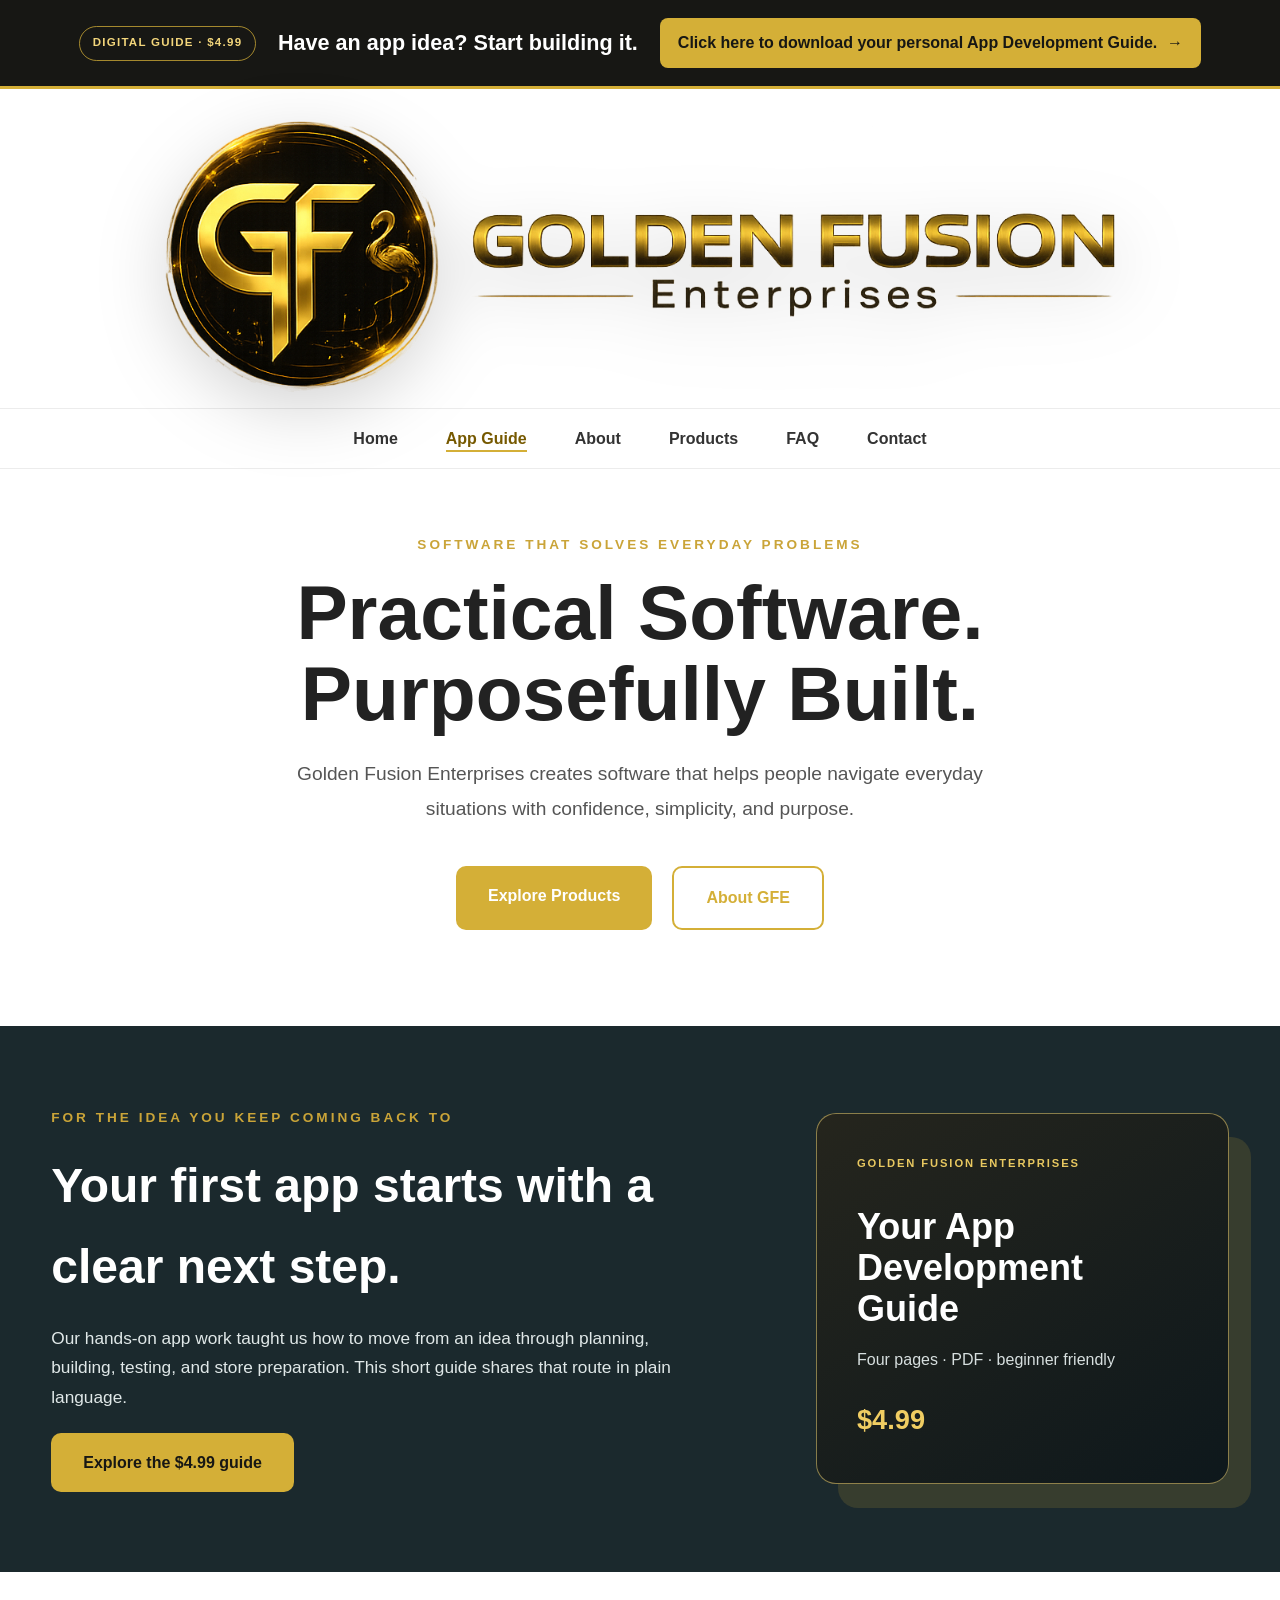
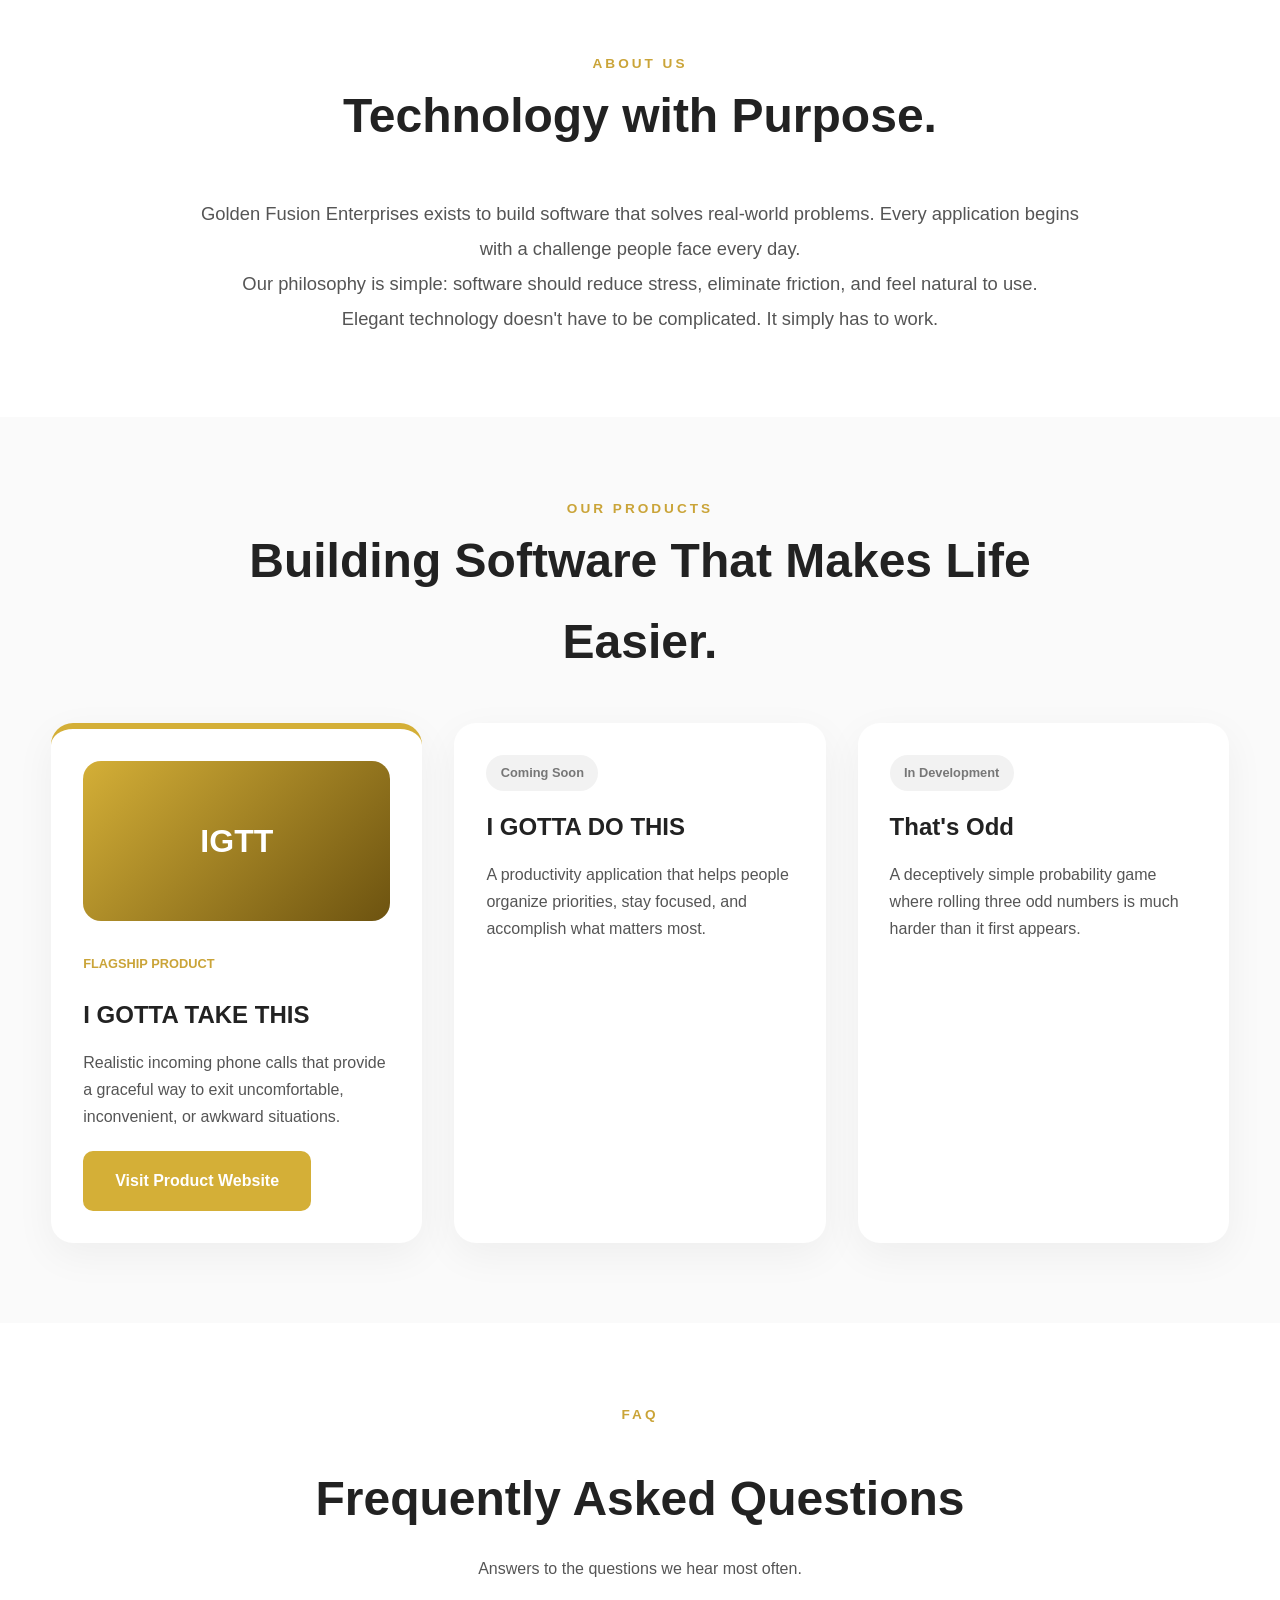
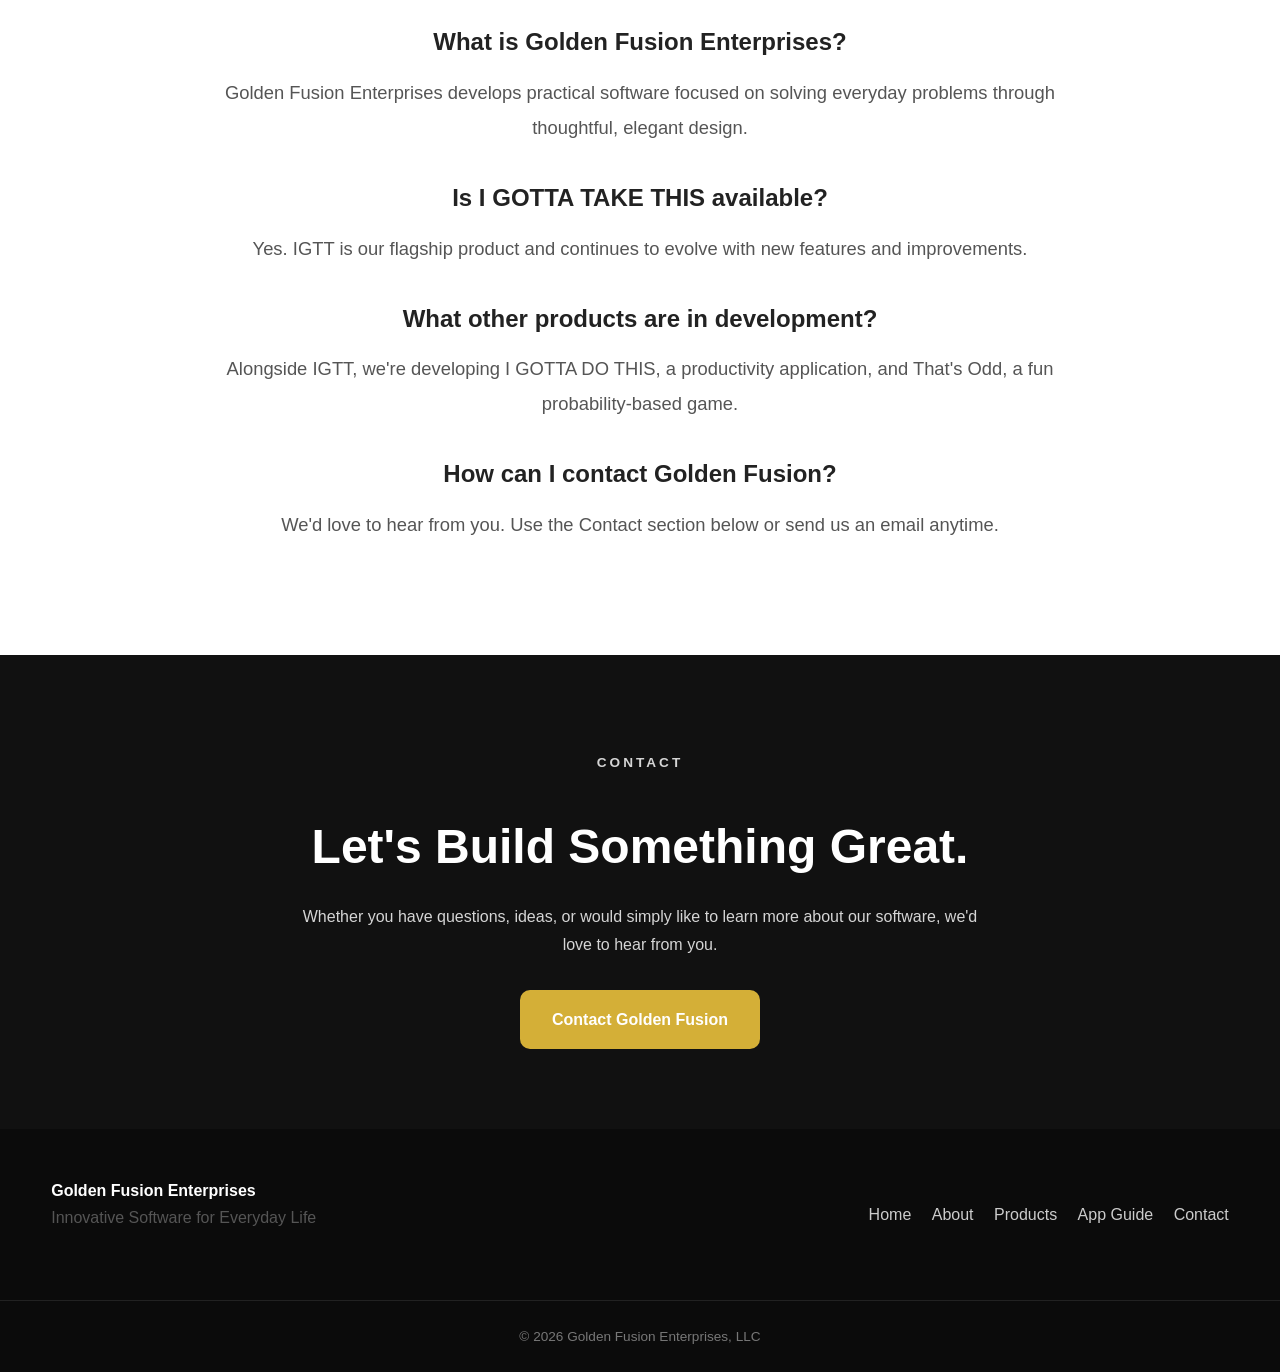
<file: index.html>
<!DOCTYPE html>
<html lang="en">

<head>
    <meta charset="UTF-8">
    <meta name="viewport" content="width=device-width, initial-scale=1.0">
    <meta name="description"
          content="Golden Fusion Enterprises develops practical software that solves everyday problems.">

    <title>Golden Fusion Enterprises</title>

    <link rel="stylesheet" href="styles.css">
</head>

<body>

    <aside class="guide-ad" aria-label="Featured app guide">
        <div class="container guide-ad-inner">
            <span class="guide-ad-tag">DIGITAL GUIDE · $4.99</span>
            <p>Have an app idea? Start building it.</p>
            <a href="app-guide.html" class="guide-ad-link">Click here to download your personal App Development Guide. <span aria-hidden="true">→</span></a>
        </div>
    </aside>

    <!-- ======================================================
         Banner
    ======================================================= -->

    <section class="hero">
        <div class="container">

            <div class="hero-image">
                <img
                    src="assets/logos/gfe-logo-banner.png"
                    alt="Golden Fusion Enterprises"
                    class="hero-banner">
            </div>

        </div>
    </section>

    <!-- ======================================================
         Navigation
    ======================================================= -->

    <header class="site-header">

        <div class="container nav-container">

            <nav aria-label="Primary Navigation">

                <ul>
                    <li><a href="index.html" aria-current="page">Home</a></li>
                    <li><a href="app-guide.html" class="nav-guide">App Guide</a></li>
                    <li><a href="#about">About</a></li>
                    <li><a href="#products">Products</a></li>
                    <li><a href="#faq">FAQ</a></li>
                    <li><a href="#contact">Contact</a></li>
                </ul>

            </nav>

        </div>

    </header>

    <main>

        <!-- ==================================================
             Intro
        =================================================== -->

        <section class="intro">

            <div class="container">

                <p class="eyebrow">
                    SOFTWARE THAT SOLVES EVERYDAY PROBLEMS
                </p>

                <h1>
                    Practical Software.<br>
                    Purposefully Built.
                </h1>

                <p class="hero-description">
                    Golden Fusion Enterprises creates software that helps
                    people navigate everyday situations with confidence,
                    simplicity, and purpose.
                </p>

                <div class="hero-buttons">

                    <a href="#products"
                       class="button primary">
                        Explore Products
                    </a>

                    <a href="#about"
                       class="button secondary">
                        About GFE
                    </a>

                </div>

            </div>

        </section>

        <section id="app-guide" class="guide-feature" aria-labelledby="guide-feature-title">
            <div class="container guide-feature-grid">
                <div>
                    <p class="section-label">FOR THE IDEA YOU KEEP COMING BACK TO</p>
                    <h2 id="guide-feature-title">Your first app starts with a clear next step.</h2>
                    <p>Our hands-on app work taught us how to move from an idea through planning, building, testing, and store preparation. This short guide shares that route in plain language.</p>
                    <a href="app-guide.html" class="button primary">Explore the $4.99 guide</a>
                </div>
                <div class="guide-feature-card" aria-label="Guide summary">
                    <span class="guide-feature-kicker">GOLDEN FUSION ENTERPRISES</span>
                    <strong>Your App Development<br>Guide</strong>
                    <span>Four pages · PDF · beginner friendly</span>
                    <span class="guide-feature-price">$4.99</span>
                </div>
            </div>
        </section>

        <!-- ==================================================
             About
        =================================================== -->

        <section id="about"
                 class="section">

            <div class="container">

                <div class="section-heading">

                    <p class="section-label">
                        ABOUT US
                    </p>

                    <h2>
                        Technology with Purpose.
                    </h2>

                </div>

                <div class="about-text">

                    <p>
                        Golden Fusion Enterprises exists to build software
                        that solves real-world problems. Every application
                        begins with a challenge people face every day.
                    </p>

                    <p>
                        Our philosophy is simple: software should reduce
                        stress, eliminate friction, and feel natural to use.
                    </p>

                    <p>
                        Elegant technology doesn't have to be complicated.
                        It simply has to work.
                    </p>

                </div>

            </div>

        </section>

        <!-- ==================================================
             Products
        =================================================== -->

        <section id="products"
                 class="products">

            <div class="container">

                <div class="section-heading">

                    <p class="section-label">
                        OUR PRODUCTS
                    </p>

                    <h2>
                        Building Software That Makes Life Easier.
                    </h2>

                </div>

                <div class="product-grid">

                    <!-- IGTT -->

                    <article class="product-card featured">

                        <div class="product-image">
                            IGTT
                        </div>

                        <p class="product-status">
                            Flagship Product
                        </p>

                        <h3>
                            I GOTTA TAKE THIS
                        </h3>

                        <p>
                            Realistic incoming phone calls that provide a
                            graceful way to exit uncomfortable,
                            inconvenient, or awkward situations.
                        </p>

                        <a href="https://igottatakethis.com"
                           class="button primary">
                            Visit Product Website
                        </a>

                    </article>

                    <!-- IGDT -->

                    <article class="product-card">

                        <div class="coming-soon">
                            Coming Soon
                        </div>

                        <h3>
                            I GOTTA DO THIS
                        </h3>

                        <p>
                            A productivity application that helps people
                            organize priorities, stay focused, and
                            accomplish what matters most.
                        </p>

                    </article>

                    <!-- That's Odd -->

                    <article class="product-card">

                        <div class="coming-soon">
                            In Development
                        </div>

                        <h3>
                            That's Odd
                        </h3>

                        <p>
                            A deceptively simple probability game where
                            rolling three odd numbers is much harder than
                            it first appears.
                        </p>

                    </article>

                </div>

            </div>

        </section>
                <!-- ==================================================
             FAQ
        =================================================== -->

        <section id="faq"
                 class="section">

            <div class="container">

                <div class="section-heading">

                    <p class="section-label">
                        FAQ
                    </p>

                    <h2>
                        Frequently Asked Questions
                    </h2>

                    <p>
                        Answers to the questions we hear most often.
                    </p>

                </div>

                <div class="about-text">

                    <h3>
                        What is Golden Fusion Enterprises?
                    </h3>

                    <p>
                        Golden Fusion Enterprises develops practical software
                        focused on solving everyday problems through thoughtful,
                        elegant design.
                    </p>

                    <h3>
                        Is I GOTTA TAKE THIS available?
                    </h3>

                    <p>
                        Yes. IGTT is our flagship product and continues to
                        evolve with new features and improvements.
                    </p>

                    <h3>
                        What other products are in development?
                    </h3>

                    <p>
                        Alongside IGTT, we're developing I GOTTA DO THIS, a
                        productivity application, and That's Odd, a fun
                        probability-based game.
                    </p>

                    <h3>
                        How can I contact Golden Fusion?
                    </h3>

                    <p>
                        We'd love to hear from you. Use the Contact section
                        below or send us an email anytime.
                    </p>

                </div>

            </div>

        </section>

        <!-- ==================================================
             Contact
        =================================================== -->

        <section id="contact"
                 class="contact">

            <div class="container">

                <p class="section-label">
                    CONTACT
                </p>

                <h2>
                    Let's Build Something Great.
                </h2>

                <p>
                    Whether you have questions, ideas, or would simply like to
                    learn more about our software, we'd love to hear from you.
                </p>

                <a href="mailto:bruce@goldenfusion.us"
                   class="button primary">
                    Contact Golden Fusion
                </a>

            </div>

        </section>

    </main>

    <!-- ======================================================
         Footer
    ======================================================= -->

    <footer>

        <div class="container footer">

            <div>

                <strong>
                    Golden Fusion Enterprises
                </strong>

                <p>
                    Innovative Software for Everyday Life
                </p>

            </div>

            <div>

                <a href="#">
                    Home
                </a>

                <a href="#about">
                    About
                </a>

                <a href="#products">
                    Products
                </a>

                <a href="app-guide.html">
                    App Guide
                </a>

                <a href="#contact">
                    Contact
                </a>

            </div>

        </div>

        <div class="copyright">
            © <span id="year"></span>
            Golden Fusion Enterprises, LLC
        </div>

    </footer>

    <script>

        document.getElementById("year").textContent =
            new Date().getFullYear();

    </script>

</body>

</html>
</file>
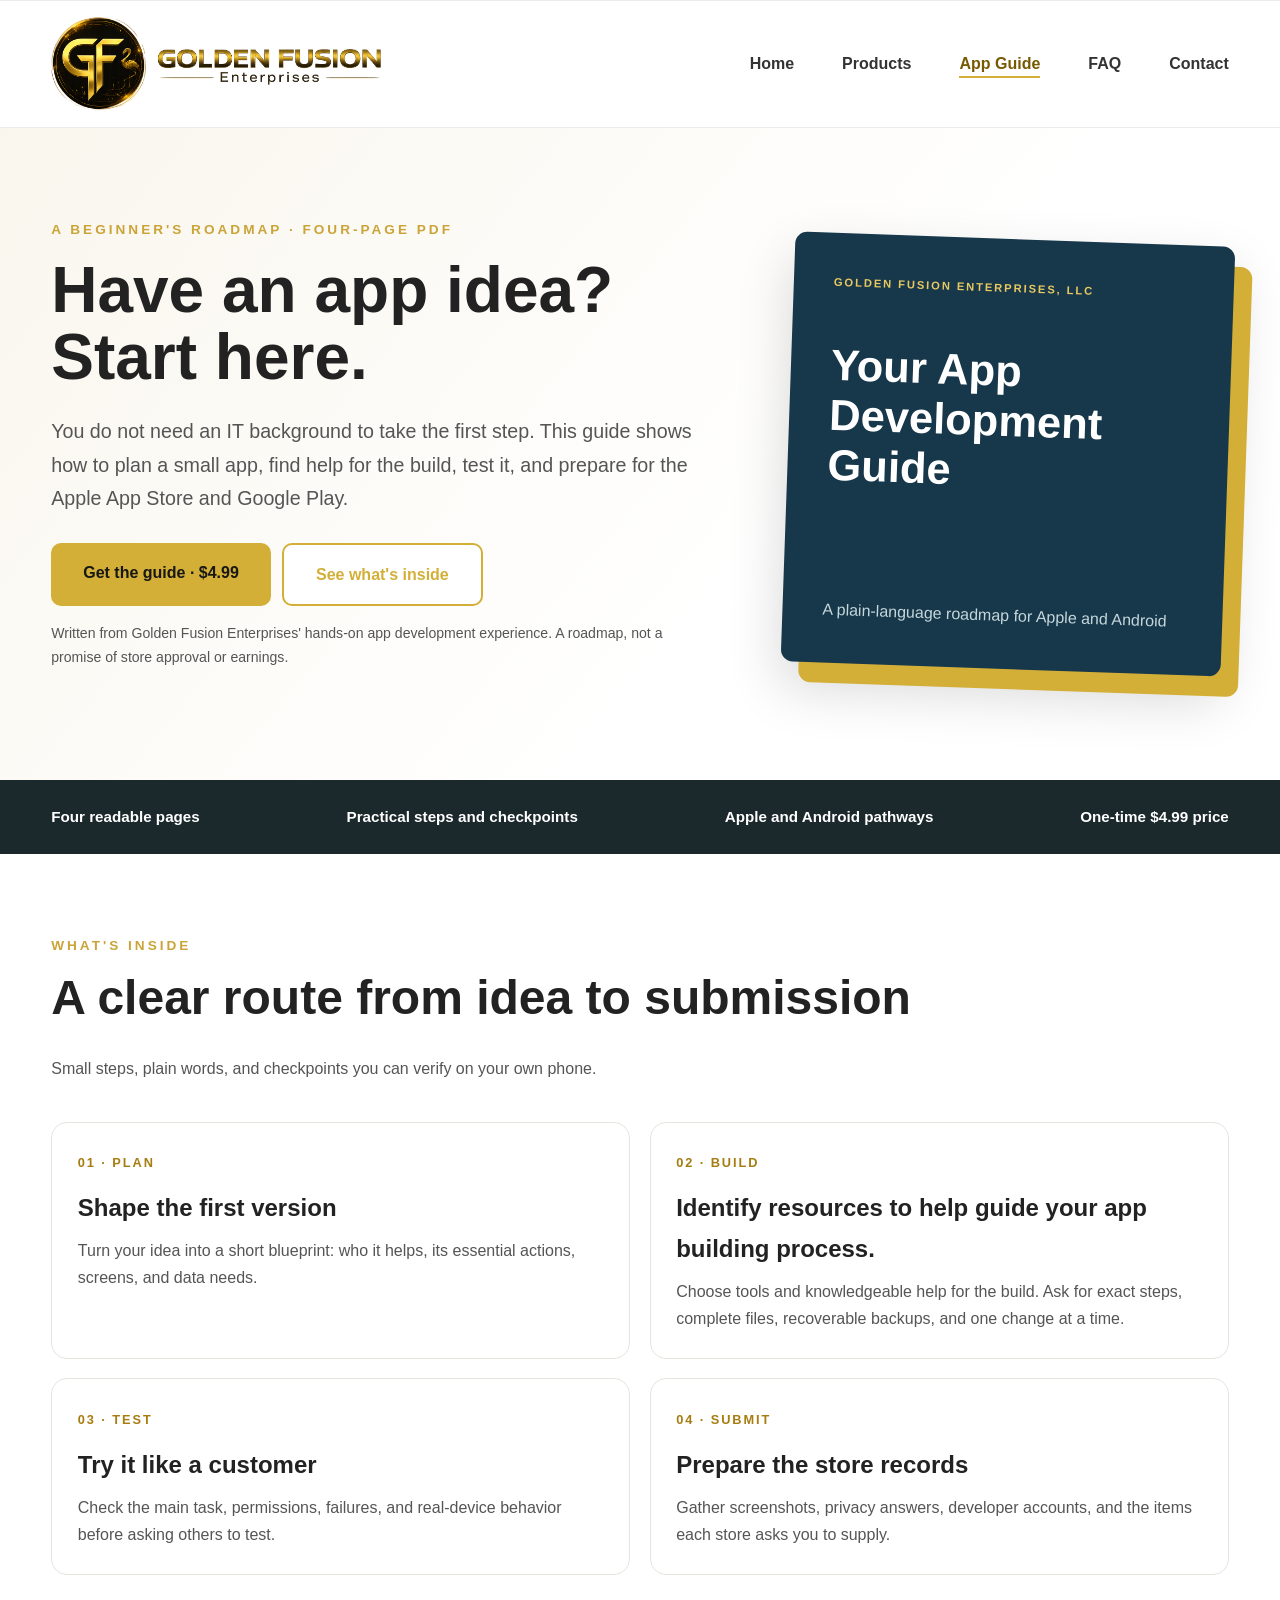
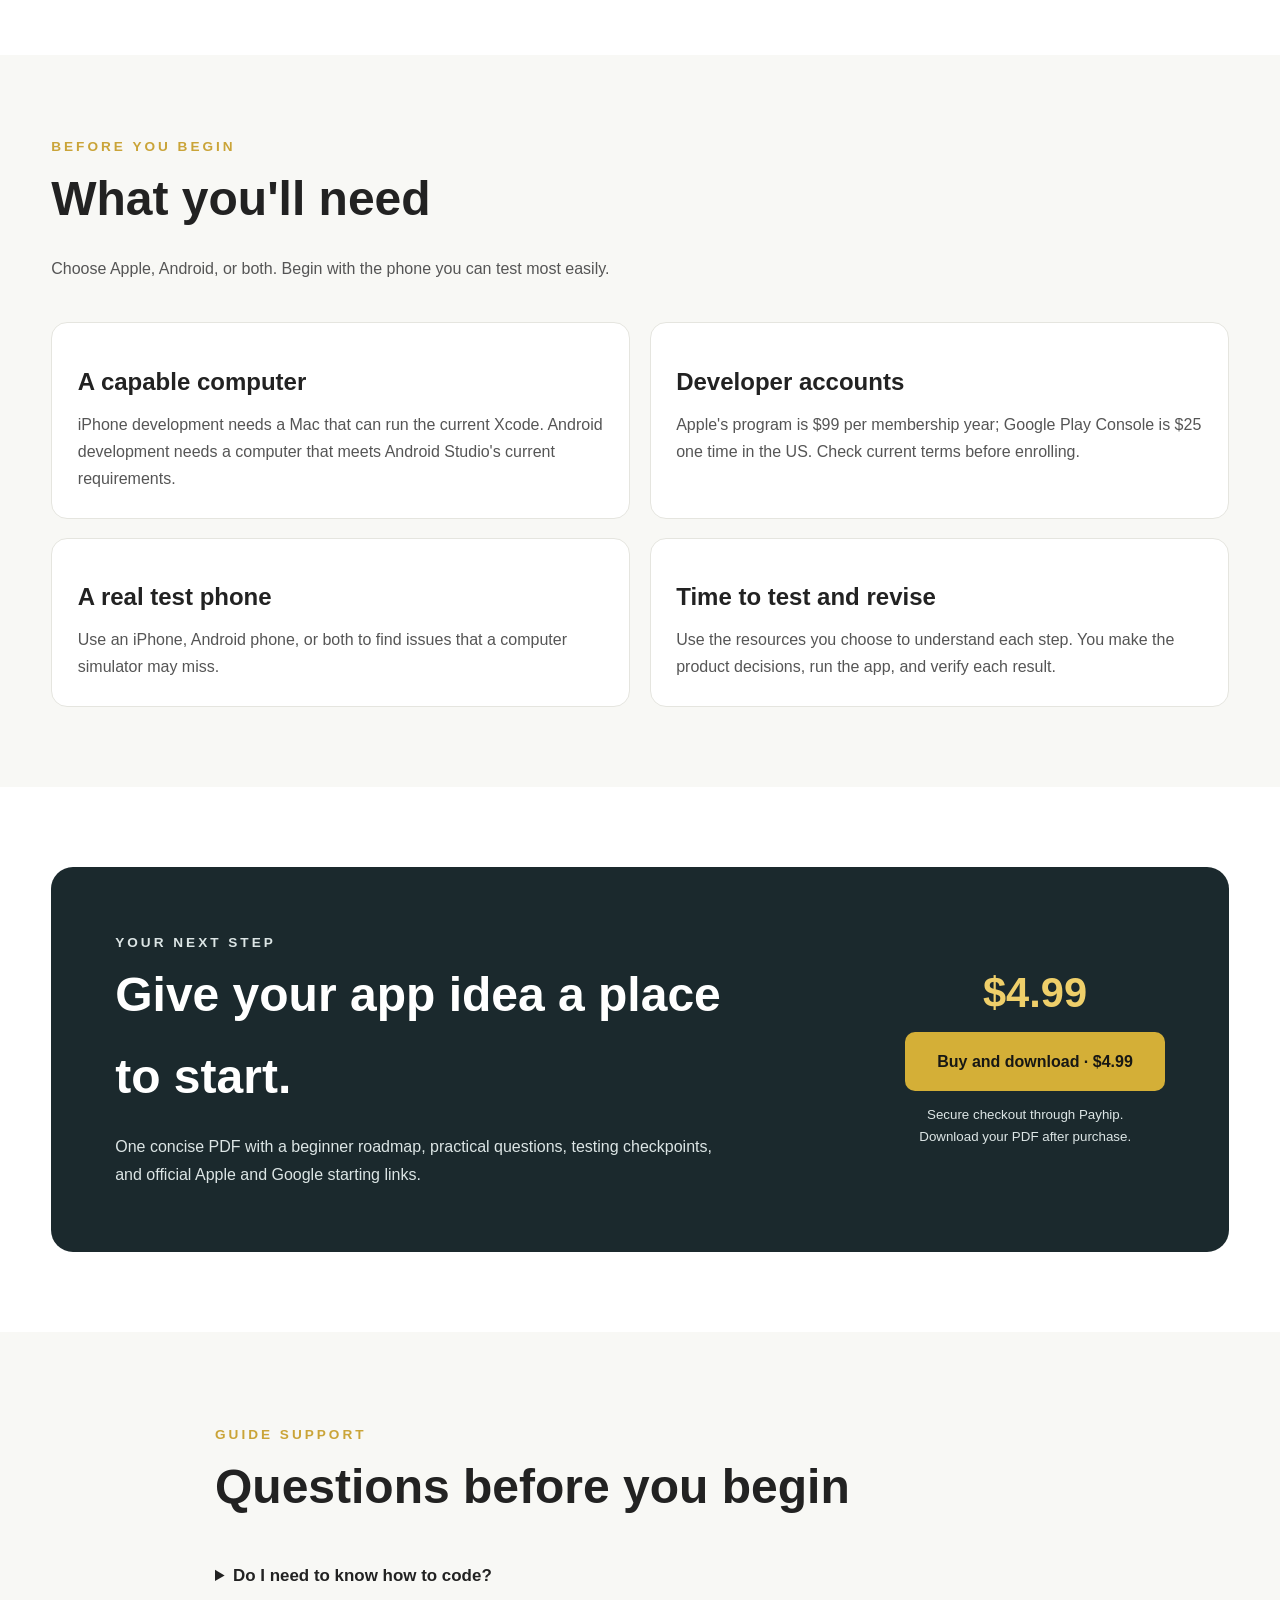
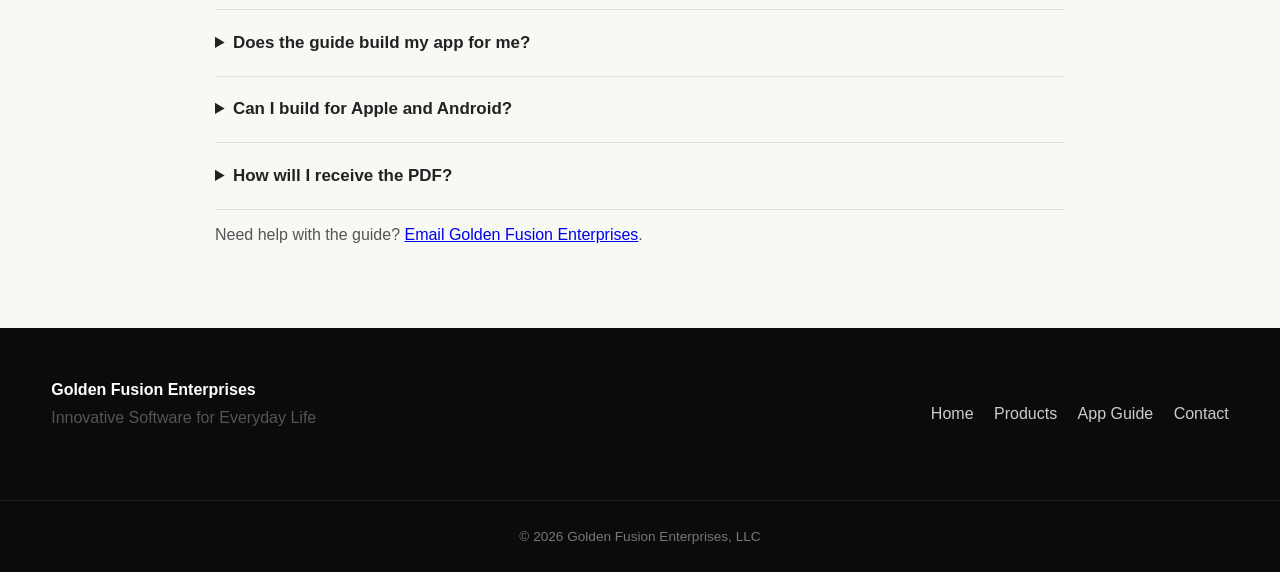
<file: app-guide.html>
<!DOCTYPE html>
<html lang="en">
<head>
    <meta charset="UTF-8">
    <meta name="viewport" content="width=device-width, initial-scale=1.0">
    <meta name="description" content="A plain-language, four-page roadmap for first-time app creators. Plan, build, and test an Apple or Android app. $4.99 PDF from Golden Fusion Enterprises.">
    <title>App Development Guide | Golden Fusion Enterprises</title>
    <link rel="stylesheet" href="styles.css">
</head>
<body>
    <header class="site-header guide-site-header">
        <div class="container nav-container">
            <a href="index.html" aria-label="Golden Fusion Enterprises home">
                <img class="guide-site-logo" src="assets/logos/gfe-logo-banner.png" alt="Golden Fusion Enterprises">
            </a>
            <nav aria-label="Primary Navigation">
                <ul>
                    <li><a href="index.html">Home</a></li>
                    <li><a href="index.html#products">Products</a></li>
                    <li><a href="app-guide.html" class="nav-guide" aria-current="page">App Guide</a></li>
                    <li><a href="#guide-faq">FAQ</a></li>
                    <li><a href="mailto:bruce@goldenfusion.us?subject=App%20Development%20Guide%20Question">Contact</a></li>
                </ul>
            </nav>
        </div>
    </header>

    <main>
        <section class="guide-page-hero">
            <div class="container guide-page-grid">
                <div>
                    <p class="eyebrow">A BEGINNER'S ROADMAP · FOUR-PAGE PDF</p>
                    <h1>Have an app idea? Start here.</h1>
                    <p class="lead">You do not need an IT background to take the first step. This guide shows how to plan a small app, find help for the build, test it, and prepare for the Apple App Store and Google Play.</p>
                    <div class="hero-buttons">
                        <a class="button primary" href="#guide-purchase">Get the guide · $4.99</a>
                        <a class="button secondary" href="#inside">See what's inside</a>
                    </div>
                    <p class="fine-print">Written from Golden Fusion Enterprises' hands-on app development experience. A roadmap, not a promise of store approval or earnings.</p>
                </div>
                <div class="guide-cover" aria-label="App Development Guide cover illustration">
                    <span class="guide-cover-kicker">GOLDEN FUSION ENTERPRISES, LLC</span>
                    <strong>Your App<br>Development<br>Guide</strong>
                    <span>A plain-language roadmap for Apple and Android</span>
                </div>
            </div>
        </section>

        <div class="guide-proof" aria-label="Guide at a glance">
            <div class="container">
                <span>Four readable pages</span>
                <span>Practical steps and checkpoints</span>
                <span>Apple and Android pathways</span>
                <span>One-time $4.99 price</span>
            </div>
        </div>

        <section id="inside" class="guide-page-section">
            <div class="container">
                <div class="section-heading">
                    <p class="section-label">WHAT'S INSIDE</p>
                    <h2>A clear route from idea to submission</h2>
                    <p>Small steps, plain words, and checkpoints you can verify on your own phone.</p>
                </div>
                <div class="guide-steps">
                    <article class="guide-step">
                        <span class="guide-step-number">01 · PLAN</span>
                        <h3>Shape the first version</h3>
                        <p>Turn your idea into a short blueprint: who it helps, its essential actions, screens, and data needs.</p>
                    </article>
                    <article class="guide-step">
                        <span class="guide-step-number">02 · BUILD</span>
                        <h3>Identify resources to help guide your app building process.</h3>
                        <p>Choose tools and knowledgeable help for the build. Ask for exact steps, complete files, recoverable backups, and one change at a time.</p>
                    </article>
                    <article class="guide-step">
                        <span class="guide-step-number">03 · TEST</span>
                        <h3>Try it like a customer</h3>
                        <p>Check the main task, permissions, failures, and real-device behavior before asking others to test.</p>
                    </article>
                    <article class="guide-step">
                        <span class="guide-step-number">04 · SUBMIT</span>
                        <h3>Prepare the store records</h3>
                        <p>Gather screenshots, privacy answers, developer accounts, and the items each store asks you to supply.</p>
                    </article>
                </div>
            </div>
        </section>

        <section class="guide-page-section alt">
            <div class="container">
                <div class="section-heading">
                    <p class="section-label">BEFORE YOU BEGIN</p>
                    <h2>What you'll need</h2>
                    <p>Choose Apple, Android, or both. Begin with the phone you can test most easily.</p>
                </div>
                <div class="guide-requirements">
                    <div class="guide-requirement">
                        <h3>A capable computer</h3>
                        <p>iPhone development needs a Mac that can run the current Xcode. Android development needs a computer that meets Android Studio's current requirements.</p>
                    </div>
                    <div class="guide-requirement">
                        <h3>Developer accounts</h3>
                        <p>Apple's program is $99 per membership year; Google Play Console is $25 one time in the US. Check current terms before enrolling.</p>
                    </div>
                    <div class="guide-requirement">
                        <h3>A real test phone</h3>
                        <p>Use an iPhone, Android phone, or both to find issues that a computer simulator may miss.</p>
                    </div>
                    <div class="guide-requirement">
                        <h3>Time to test and revise</h3>
                        <p>Use the resources you choose to understand each step. You make the product decisions, run the app, and verify each result.</p>
                    </div>
                </div>
            </div>
        </section>

        <section id="guide-purchase" class="guide-page-section">
            <div class="container guide-purchase">
                <div>
                    <p class="section-label">YOUR NEXT STEP</p>
                    <h2>Give your app idea a place to start.</h2>
                    <p>One concise PDF with a beginner roadmap, practical questions, testing checkpoints, and official Apple and Google starting links.</p>
                </div>
                <div class="guide-purchase-action">
                    <span class="guide-purchase-price">$4.99</span>
                    <a class="button primary" href="https://payhip.com/b/5zKq2">Buy and download · $4.99</a>
                    <small>Secure checkout through Payhip. Download your PDF after purchase.</small>
                </div>
            </div>
        </section>

        <section id="guide-faq" class="guide-page-section alt">
            <div class="container guide-faq">
                <p class="section-label">GUIDE SUPPORT</p>
                <h2>Questions before you begin</h2>
                <details>
                    <summary>Do I need to know how to code?</summary>
                    <p>No coding background is needed to start the guide. You will still need to follow instructions carefully, run the app, test it, and make decisions. Some apps require expert review.</p>
                </details>
                <details>
                    <summary>Does the guide build my app for me?</summary>
                    <p>It gives you a process for choosing resources and working through the build. It does not include custom code for your specific idea or a guarantee of store approval.</p>
                </details>
                <details>
                    <summary>Can I build for Apple and Android?</summary>
                    <p>Yes. The guide covers both paths and recommends getting one small version working first. The two platforms need separate builds and tests.</p>
                </details>
                <details>
                    <summary>How will I receive the PDF?</summary>
                    <p>After checkout, Payhip will provide the download and email a receipt with a link to it. The full paid PDF is not posted publicly on this site.</p>
                </details>
                <p class="guide-support">Need help with the guide? <a href="mailto:bruce@goldenfusion.us?subject=App%20Development%20Guide%20Support">Email Golden Fusion Enterprises</a>.</p>
            </div>
        </section>
    </main>

    <footer>
        <div class="container footer">
            <div>
                <strong>Golden Fusion Enterprises</strong>
                <p>Innovative Software for Everyday Life</p>
            </div>
            <div>
                <a href="index.html">Home</a>
                <a href="index.html#products">Products</a>
                <a href="app-guide.html">App Guide</a>
                <a href="mailto:bruce@goldenfusion.us?subject=App%20Development%20Guide%20Question">Contact</a>
            </div>
        </div>
        <div class="copyright">© <span id="year"></span> Golden Fusion Enterprises, LLC</div>
    </footer>
    <script>document.getElementById('year').textContent = new Date().getFullYear();</script>
</body>
</html>
</file>
<file: styles.css>
/* ==========================================================
   Golden Fusion Enterprises
   styles.css
========================================================== */

/* ---------- Reset ---------- */

*{
    margin:0;
    padding:0;
    box-sizing:border-box;
}

html{
    scroll-behavior:smooth;
}

body{
    font-family:-apple-system,BlinkMacSystemFont,
    "Segoe UI",Roboto,Helvetica,Arial,sans-serif;
    background:#fff;
    color:#222;
    line-height:1.7;
}

/* ---------- Layout ---------- */

.container{
    width:min(1180px,92%);
    margin:0 auto;
}

/* ---------- Typography ---------- */

h1{
    font-size:clamp(3rem,6vw,5rem);
    line-height:1.05;
    font-weight:700;
    margin-bottom:1.5rem;
}

h2{
    font-size:clamp(2rem,4vw,3rem);
    margin-bottom:1rem;
}

h3{
    font-size:1.5rem;
    margin-bottom:.8rem;
}

p{
    color:#555;
    margin-bottom:1.3rem;
}

.section-label,
.eyebrow{
    text-transform:uppercase;
    letter-spacing:3px;
    color:#caa438;
    font-size:.85rem;
    font-weight:700;
    margin-bottom:1rem;
}

/* ---------- Header ---------- */

.site-header{
    background:#fff;
    border-top:1px solid #ececec;
    border-bottom:1px solid #ececec;
}

.nav-container{
    display:flex;
    justify-content:center;
    align-items:center;
    padding:1rem 0;
}

nav ul{
    display:flex;
    justify-content:center;
    align-items:center;
    gap:3rem;
    list-style:none;
}

nav a{
    text-decoration:none;
    color:#333;
    font-weight:600;
    transition:.25s;
}

nav a:hover{
    color:#d4af37;
}

/* ---------- Banner ---------- */

.hero{
    background:#fff;
    text-align:center;
    padding:2rem 0 1rem;
}

.hero-image{
    display:flex;
    justify-content:center;
}

.hero-banner{
    width:100%;
    max-width:950px;
    height:auto;
    display:block;
    filter:drop-shadow(0 20px 35px rgba(0,0,0,.18));
}

/* ---------- Intro ---------- */

.intro{
    text-align:center;
    padding:4rem 0 6rem;
}

.intro .container{
    max-width:900px;
}

.hero-description{
    font-size:1.2rem;
    line-height:1.8;
    max-width:700px;
    margin:0 auto;
}

.hero-buttons{
    display:flex;
    justify-content:center;
    gap:1.25rem;
    margin-top:2.5rem;
    flex-wrap:wrap;
}

/* ---------- Buttons ---------- */

.button{
    display:inline-block;
    padding:1rem 2rem;
    border-radius:10px;
    text-decoration:none;
    font-weight:700;
    transition:.25s ease;
}

.button.primary{
    background:#d4af37;
    color:#fff;
}

.button.primary:hover{
    background:#bb9727;
    transform:translateY(-2px);
}

.button.secondary{
    border:2px solid #d4af37;
    color:#d4af37;
}

.button.secondary:hover{
    background:#d4af37;
    color:#fff;
}

/* ---------- Sections ---------- */

.section,
.products,
.contact{
    padding:5rem 0;
}

.section-heading{
    max-width:900px;
    margin:0 auto 2.5rem;
    text-align:center;
}

.section-heading p{
    margin:0 auto;
}

/* ---------- About ---------- */

.about-text{
    max-width:900px;
    margin:0 auto;
}

.about-text p{
    text-align:center;
    font-size:1.15rem;
    line-height:1.9;
    color:#555;
    margin:0 auto;
}

/* ---------- Products ---------- */

.products{
    background:#fafafa;
}

.products .section-heading{
    text-align:center;
}

.product-grid{
    display:grid;
    grid-template-columns:repeat(auto-fit,minmax(320px,1fr));
    gap:2rem;
}

.product-card{
    background:#fff;
    border-radius:22px;
    padding:2rem;
    box-shadow:0 12px 40px rgba(0,0,0,.05);
    transition:.3s ease;
    text-align:left;
}

.product-card:hover{
    transform:translateY(-8px);
    box-shadow:0 20px 45px rgba(0,0,0,.10);
}

.product-image{
    height:160px;
    display:flex;
    justify-content:center;
    align-items:center;
    margin-bottom:2rem;
    border-radius:18px;
    background:linear-gradient(135deg,#d4af37,#6d5310);
    color:#fff;
    font-size:2rem;
    font-weight:700;
}

.featured{
    border-top:6px solid #d4af37;
}

.coming-soon{
    display:inline-block;
    margin-bottom:1rem;
    padding:.45rem .9rem;
    border-radius:999px;
    background:#f2f2f2;
    color:#777;
    font-size:.8rem;
    font-weight:600;
}

.product-status{
    color:#caa438;
    text-transform:uppercase;
    font-size:.8rem;
    font-weight:700;
}

/* ---------- FAQ ---------- */

#faq{
    text-align:center;
}

#faq p{
    max-width:900px;
    margin:0 auto 2rem;
}

/* ---------- Contact ---------- */

.contact{
    background:#111;
    color:#fff;
    text-align:center;
}

.contact .container{
    max-width:900px;
}

.contact p{
    max-width:700px;
    margin:1rem auto 2rem;
    color:#d5d5d5;
}

/* ---------- Footer ---------- */

footer{
    background:#0b0b0b;
    color:#fff;
}

.footer{
    display:flex;
    justify-content:space-between;
    align-items:center;
    flex-wrap:wrap;
    gap:2rem;
    padding:3rem 0;
}

.footer a{
    text-decoration:none;
    color:#ccc;
    margin-left:1rem;
    transition:.25s;
}

.footer a:hover{
    color:#d4af37;
}

.copyright{
    text-align:center;
    color:#777;
    font-size:.85rem;
    padding:1.5rem;
    border-top:1px solid #222;
}

/* ---------- Responsive ---------- */

@media (max-width:900px){

    nav ul{
        flex-wrap:wrap;
        gap:1.5rem;
    }

    .intro{
        padding:3rem 0 4rem;
    }

    .hero-description{
        font-size:1.1rem;
    }

    .hero-buttons{
        flex-direction:column;
        align-items:center;
    }

    .product-grid{
        grid-template-columns:1fr;
    }

    .footer{
        flex-direction:column;
        text-align:center;
    }

    .footer a{
        margin:.5rem;
    }

}

/* ---------- App guide campaign ---------- */

.guide-ad{
    background:#171714;
    border-bottom:3px solid #d4af37;
    color:#fff;
}

.guide-ad-inner{
    min-height:86px;
    display:flex;
    align-items:center;
    justify-content:center;
    gap:1.4rem;
    padding:1rem 0;
}

.guide-ad-tag{
    flex:none;
    border:1px solid rgba(212,175,55,.75);
    border-radius:999px;
    padding:.42rem .76rem;
    color:#f3d67b;
    font-size:.72rem;
    font-weight:800;
    letter-spacing:.11em;
    white-space:nowrap;
}

.guide-ad p{
    color:#fff;
    font-size:clamp(1.02rem,2vw,1.35rem);
    font-weight:750;
    line-height:1.25;
    margin:0;
}

.guide-ad-link{
    flex:0 1 auto;
    display:inline-flex;
    align-items:center;
    gap:.6rem;
    border-radius:8px;
    padding:.72rem 1.1rem;
    background:#d4af37;
    color:#171714;
    font-weight:800;
    text-decoration:none;
    text-align:center;
    transition:background .2s,transform .2s;
}

.guide-ad-link:hover,
.guide-ad-link:focus-visible{
    background:#f0cf66;
    transform:translateY(-2px);
}

.nav-guide{
    color:#765900;
    border-bottom:2px solid #d4af37;
    padding-bottom:.2rem;
}

.guide-feature{
    padding:5rem 0;
    background:#1b292d;
    color:#fff;
}

.guide-feature-grid{
    display:grid;
    grid-template-columns:minmax(0,1.25fr) minmax(300px,.75fr);
    align-items:center;
    gap:clamp(2rem,6vw,6rem);
}

.guide-feature h2{
    max-width:650px;
}

.guide-feature p:not(.section-label){
    color:#e0e8e8;
    max-width:620px;
    font-size:1.08rem;
}

.guide-feature .button.primary,
.guide-page-hero .button.primary,
.guide-purchase .button.primary{
    color:#171714;
}

.guide-feature-card{
    display:flex;
    flex-direction:column;
    justify-content:center;
    min-height:330px;
    padding:2.5rem;
    border:1px solid rgba(234,206,111,.55);
    border-radius:20px;
    background:linear-gradient(145deg,#25251d,#0e181c);
    box-shadow:22px 24px 0 rgba(212,175,55,.15);
}

.guide-feature-kicker,
.guide-cover-kicker{
    color:#e8c860;
    font-size:.7rem;
    font-weight:800;
    letter-spacing:.17em;
}

.guide-feature-card strong{
    color:#fff;
    font-size:clamp(1.65rem,3vw,2.25rem);
    line-height:1.15;
    margin:2rem 0 1rem;
}

.guide-feature-card>span:nth-of-type(2){color:#d7dfdf;}
.guide-feature-price{color:#f0cd62;font-size:1.7rem;font-weight:800;margin-top:1.5rem;}

.guide-site-header .nav-container{
    justify-content:space-between;
    gap:2rem;
}

.guide-site-logo{display:block;width:min(330px,44vw);height:auto;}

.guide-page-hero{
    padding:clamp(3.5rem,7vw,6rem) 0;
    background:linear-gradient(130deg,#f9f6ed,#fff 62%);
}

.guide-page-grid{
    display:grid;
    grid-template-columns:minmax(0,1.2fr) minmax(280px,.8fr);
    align-items:center;
    gap:clamp(2rem,6vw,6rem);
}

.guide-page-hero h1{font-size:clamp(2.6rem,5vw,4.5rem);max-width:800px;}
.guide-page-hero .lead{font-size:1.23rem;max-width:650px;}
.guide-page-hero .hero-buttons{justify-content:flex-start;gap:.7rem;margin-top:1.7rem;}
.guide-page-hero .button.secondary{background:#fff;}
.guide-page-hero .fine-print{font-size:.88rem;margin-top:1rem;}

.guide-cover{
    min-height:430px;
    display:flex;
    flex-direction:column;
    padding:2.5rem;
    border-radius:12px;
    background:#17374a;
    box-shadow:18px 20px 0 #d4af37,0 24px 55px rgba(0,0,0,.16);
    transform:rotate(2deg);
}

.guide-cover strong{color:#fff;font-size:clamp(2.1rem,3.4vw,3rem);line-height:1.15;margin:3rem 0 1.5rem;}
.guide-cover span:last-child{margin-top:auto;color:#c5d7dc;}

.guide-proof{
    background:#1b292d;
    color:#fff;
    padding:1.5rem 0;
}

.guide-proof .container{display:flex;justify-content:space-between;gap:1.4rem;flex-wrap:wrap;}
.guide-proof span{font-size:.95rem;font-weight:650;}

.guide-page-section{padding:5rem 0;}
.guide-page-section.alt{background:#f8f8f5;}
.guide-page-section .section-heading{text-align:left;margin:0 0 2.5rem;}
.guide-steps,.guide-requirements{display:grid;grid-template-columns:repeat(2,minmax(0,1fr));gap:1.2rem;}
.guide-step,.guide-requirement{background:#fff;border:1px solid #e5e5df;border-radius:16px;padding:1.6rem;}
.guide-step-number{color:#a77d11;font-size:.8rem;font-weight:800;letter-spacing:.15em;}
.guide-step h3,.guide-requirement h3{margin:.8rem 0 .5rem;}
.guide-step p,.guide-requirement p{margin:0;}

.guide-purchase{
    border-radius:22px;
    background:#1b292d;
    color:#fff;
    padding:clamp(2rem,5vw,4rem);
    display:flex;
    justify-content:space-between;
    align-items:center;
    gap:2rem;
}
.guide-purchase h2{max-width:620px;}
.guide-purchase p{color:#dce5e5;max-width:620px;margin-bottom:0;}
.guide-purchase-action{flex:none;text-align:center;}
.guide-purchase-price{display:block;color:#efcf6a;font-size:2.6rem;font-weight:800;line-height:1.1;margin-bottom:1rem;}
.guide-purchase-action small{display:block;color:#dce5e5;margin-top:.8rem;max-width:240px;}

.guide-faq{max-width:850px;}
.guide-faq details{padding:1.15rem 0;border-bottom:1px solid #ddd;}
.guide-faq summary{cursor:pointer;font-weight:750;font-size:1.06rem;}
.guide-faq p{margin:.7rem 0 0;}
.guide-support{margin-top:2rem;}

@media (max-width:900px){
    .guide-ad-inner{flex-wrap:wrap;justify-content:space-between;gap:.75rem;}
    .guide-ad p{order:-1;width:100%;}
    .guide-feature-grid,.guide-page-grid{grid-template-columns:1fr;}
    .guide-cover{max-width:420px;margin:1rem auto;}
    .guide-site-header .nav-container{flex-direction:column;}
}

@media (max-width:600px){
    .guide-ad-inner{padding:.9rem 0;}
    .guide-ad-tag{font-size:.65rem;}
    .guide-ad-link{font-size:.85rem;padding:.65rem .8rem;}
    .guide-feature,.guide-page-section{padding:3.5rem 0;}
    .guide-steps,.guide-requirements{grid-template-columns:1fr;}
    .guide-purchase{flex-direction:column;align-items:flex-start;}
    .guide-purchase-action{text-align:left;}
}
</file>
